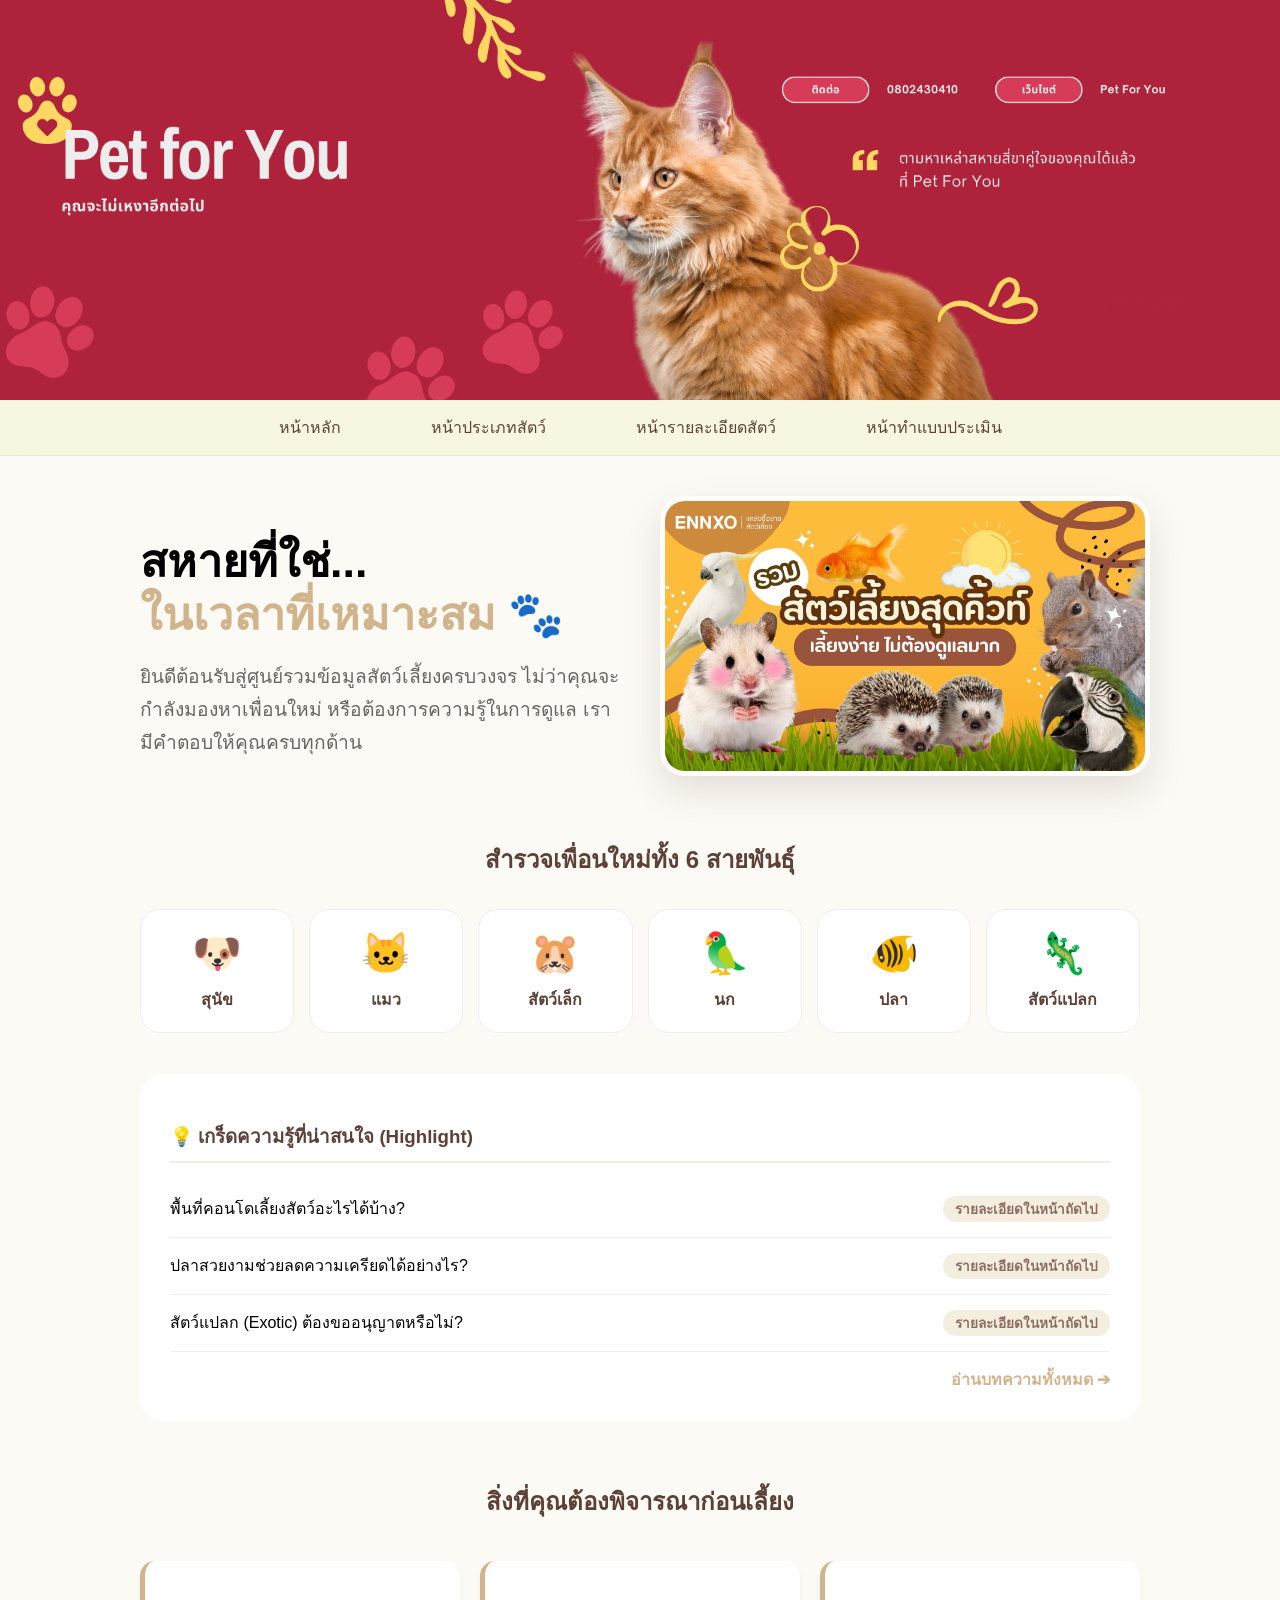
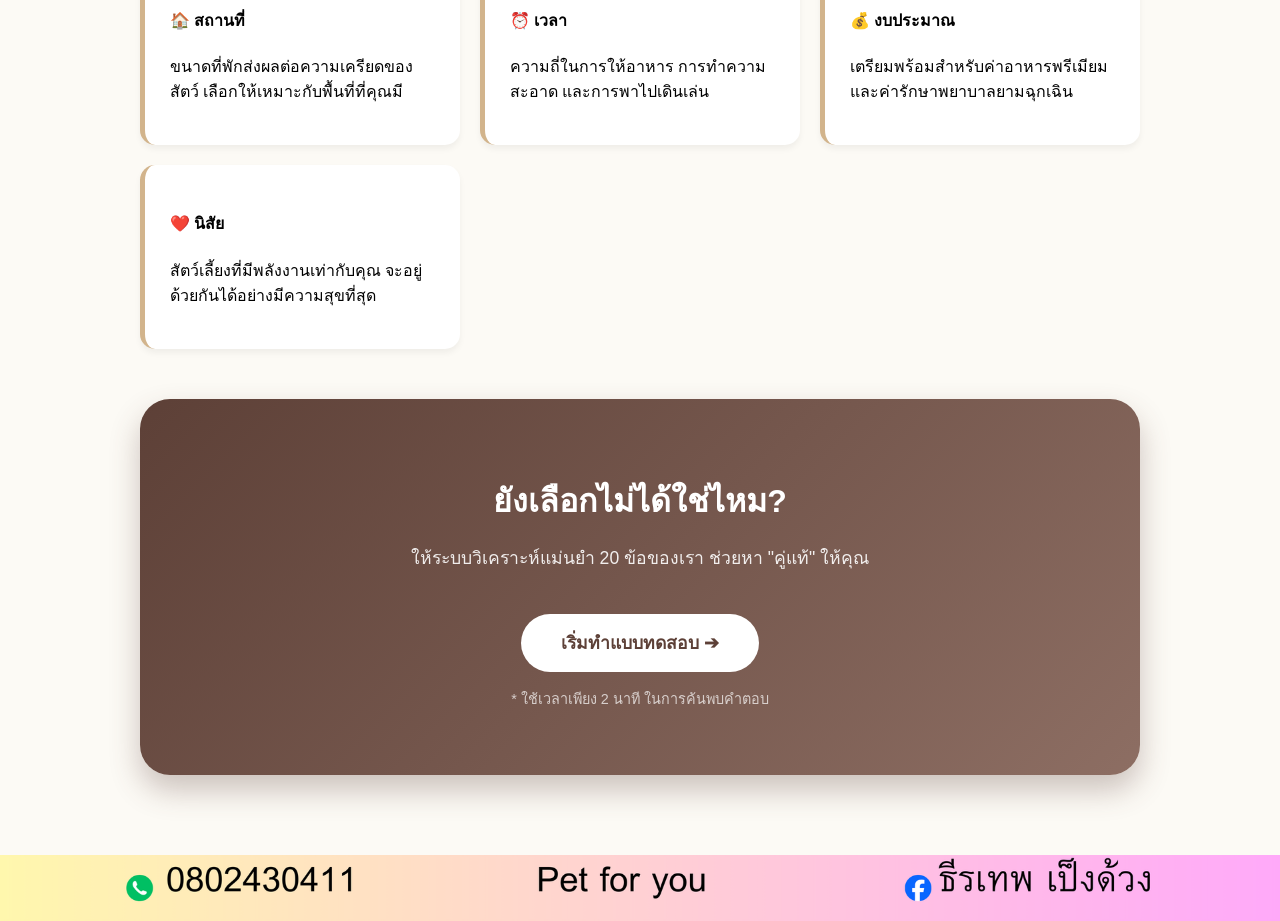
<file: index.html>
<!DOCTYPE html>
<html lang="en">
<head>
    <meta charset="UTF-8">
    <meta name="viewport" content="width=device-width, initial-scale=1.0">
    <title>Pet For You - หน้าหลัก & ศูนย์รวมข้อมูล</title>
    <link rel="stylesheet" type="text/css" href="styles.css">
    <style>
        /* สไตล์เพิ่มเติมเพื่อให้หน้าหลักดูพรีเมียมขึ้น */
        body { background-color: #fcfaf5; }

        .hero-section {
            display: flex;
            align-items: center;
            gap: 40px;
            margin: 40px 0;
            flex-wrap: wrap;
        }

        .hero-text { flex: 1; min-width: 300px; }

        .hero-image { flex: 1; min-width: 300px; }

        .hero-image img {
            width: 100%;
            border-radius: 25px;
            box-shadow: 0 15px 35px rgba(93, 64, 55, 0.15);
            transition: 0.3s;
            border: 5px solid white;
        }

        /* Section สรุปประเภทสัตว์ (Summary p1) */
        .pet-summary-grid {
            display: grid;
            grid-template-columns: repeat(auto-fit, minmax(150px, 1fr));
            gap: 15px;
            margin: 30px 0;
        }

        .pet-type-item {
            background: white;
            padding: 20px;
            border-radius: 20px;
            text-align: center;
            text-decoration: none;
            color: #5D4037;
            border: 1px solid #eee;
            transition: 0.3s;
        }

        .pet-type-item:hover {
            background: #D2B48C;
            color: white;
            transform: translateY(-5px);
        }

        .pet-type-item span { font-size: 2.5em; display: block; margin-bottom: 10px; }

        /* Section เกร็ดความรู้ (Summary p2) */
        .info-preview {
            background: white;
            padding: 30px;
            border-radius: 25px;
            margin: 40px 0;
        }

        .info-row {
            display: flex;
            justify-content: space-between;
            border-bottom: 1px solid #f0f0f0;
            padding: 15px 0;
        }

        .info-row:last-child { border: none; }

        .info-tag {
            background: #f4eee1;
            padding: 2px 12px;
            border-radius: 20px;
            font-size: 0.85em;
            color: #8d6e63;
            font-weight: bold;
        }

        /* Feature Card (คงเดิม) */
        .feature-grid {
            display: grid;
            grid-template-columns: repeat(auto-fit, minmax(240px, 1fr));
            gap: 20px;
            margin: 40px 0;
        }

        .feature-card {
            background: white;
            padding: 25px;
            border-radius: 15px;
            border-left: 5px solid #D2B48C;
            box-shadow: 0 4px 6px rgba(0,0,0,0.05);
            transition: 0.3s;
        }

        .feature-card:hover {
            transform: translateY(-5px);
            background: #fdfaf5;
        }

        .cta-box {
            background: linear-gradient(135deg, #5D4037, #8D6E63);
            color: white;
            padding: 50px 40px;
            border-radius: 30px;
            text-align: center;
            margin-top: 50px;
            box-shadow: 0 15px 30px rgba(93, 64, 55, 0.3);
        }

        .cta-button {
            display: inline-block;
            background: white;
            color: #5D4037;
            padding: 15px 40px;
            border-radius: 50px;
            text-decoration: none;
            font-weight: bold;
            margin-top: 25px;
            transition: 0.3s;
            font-size: 1.1em;
        }

        .cta-button:hover {
            background: #F5F5DC;
            transform: scale(1.05);
        }
    </style>
</head>
<body>
    <div class="banner">
        <img src="banner1.png" alt="Header Banner" width="100%">
    </div>

    <div class="menu">
        <ul>
            <li><a href="index.html">หน้าหลัก</a></li>
            <li><a href="p1.html">หน้าประเภทสัตว์</a></li> 
            <li><a href="p2.html">หน้ารายละเอียดสัตว์</a></li>
            <li><a href="p3.html">หน้าทำแบบประเมิน</a></li>
        </ul>
    </div>

    <div class="quiz-container" style="max-width: 1000px; margin: 0 auto; padding: 0 20px;">
        
        <section class="hero-section">
            <div class="hero-text">
                <h1 style="font-size: 2.8em; margin-bottom: 15px; line-height: 1.2;">สหายที่ใช่... <br><span style="color: #D2B48C;">ในเวลาที่เหมาะสม 🐾</span></h1>
                <p style="font-size: 1.2em; color: #666; line-height: 1.7;">
                    ยินดีต้อนรับสู่ศูนย์รวมข้อมูลสัตว์เลี้ยงครบวงจร ไม่ว่าคุณจะกำลังมองหาเพื่อนใหม่ หรือต้องการความรู้ในการดูแล เรามีคำตอบให้คุณครบทุกด้าน
                </p>
            </div>
            <div class="hero-image">
                <img src="home_hero.jpg" alt="Pets Home" onerror="this.src='https://via.placeholder.com/500x350?text=Pet+Family'">
            </div>
        </section>

        <div style="margin-top: 60px;">
            <h2 style="color: #5D4037; text-align: center;">สำรวจเพื่อนใหม่ทั้ง 6 สายพันธุ์</h2>
            <div class="pet-summary-grid">
                <a href="p1.html" class="pet-type-item"><span>🐶</span><b>สุนัข</b></a>
                <a href="p1.html" class="pet-type-item"><span>🐱</span><b>แมว</b></a>
                <a href="p1.html" class="pet-type-item"><span>🐹</span><b>สัตว์เล็ก</b></a>
                <a href="p1.html" class="pet-type-item"><span>🦜</span><b>นก</b></a>
                <a href="p1.html" class="pet-type-item"><span>🐠</span><b>ปลา</b></a>
                <a href="p1.html" class="pet-type-item"><span>🦎</span><b>สัตว์แปลก</b></a>
            </div>
        </div>

        <div class="info-preview">
            <h3 style="color: #5D4037; border-bottom: 2px solid #f4eee1; padding-bottom: 10px;">💡 เกร็ดความรู้ที่น่าสนใจ (Highlight)</h3>
            
            <div class="info-row">
                <span>พื้นที่คอนโดเลี้ยงสัตว์อะไรได้บ้าง?</span>
                <span class="info-tag">รายละเอียดในหน้าถัดไป</span>
            </div>
            <div class="info-row">
                <span>ปลาสวยงามช่วยลดความเครียดได้อย่างไร?</span>
                <span class="info-tag">รายละเอียดในหน้าถัดไป</span>
            </div>
            <div class="info-row">
                <span>สัตว์แปลก (Exotic) ต้องขออนุญาตหรือไม่?</span>
                <span class="info-tag">รายละเอียดในหน้าถัดไป</span>
            </div>
            <div style="text-align: right; margin-top: 15px;">
                <a href="p2.html" style="color: #D2B48C; text-decoration: none; font-weight: bold;">อ่านบทความทั้งหมด ➔</a>
            </div>
        </div>

        <div style="text-align: center; margin: 60px 0 20px 0;">
            <h2 style="color: #5D4037;">สิ่งที่คุณต้องพิจารณาก่อนเลี้ยง</h2>
        </div>

        <div class="feature-grid">
            <div class="feature-card">
                <h4>🏠 สถานที่</h4>
                <p>ขนาดที่พักส่งผลต่อความเครียดของสัตว์ เลือกให้เหมาะกับพื้นที่ที่คุณมี</p>
            </div>
            <div class="feature-card">
                <h4>⏰ เวลา</h4>
                <p>ความถี่ในการให้อาหาร การทำความสะอาด และการพาไปเดินเล่น</p>
            </div>
            <div class="feature-card">
                <h4>💰 งบประมาณ</h4>
                <p>เตรียมพร้อมสำหรับค่าอาหารพรีเมียม และค่ารักษาพยาบาลยามฉุกเฉิน</p>
            </div>
            <div class="feature-card">
                <h4>❤️ นิสัย</h4>
                <p>สัตว์เลี้ยงที่มีพลังงานเท่ากับคุณ จะอยู่ด้วยกันได้อย่างมีความสุขที่สุด</p>
            </div>
        </div>

        <div class="cta-box">
            <h2 style="font-size: 2em; margin-bottom: 10px;">ยังเลือกไม่ได้ใช่ไหม?</h2>
            <p style="font-size: 1.1em; opacity: 0.9;">ให้ระบบวิเคราะห์แม่นยำ 20 ข้อของเรา ช่วยหา "คู่แท้" ให้คุณ</p>
            <a href="p3.html" class="cta-button">เริ่มทำแบบทดสอบ ➔</a>
            <p style="margin-top: 15px; font-size: 0.9em; opacity: 0.7;">* ใช้เวลาเพียง 2 นาที ในการค้นพบคำตอบ</p>
        </div>

    </div> 

    <div class="footer" style="margin-top: 80px;">
        <img src="banner2.png" alt="Footer Banner" width="100%">
    </div>
</body>
</html>
</file>
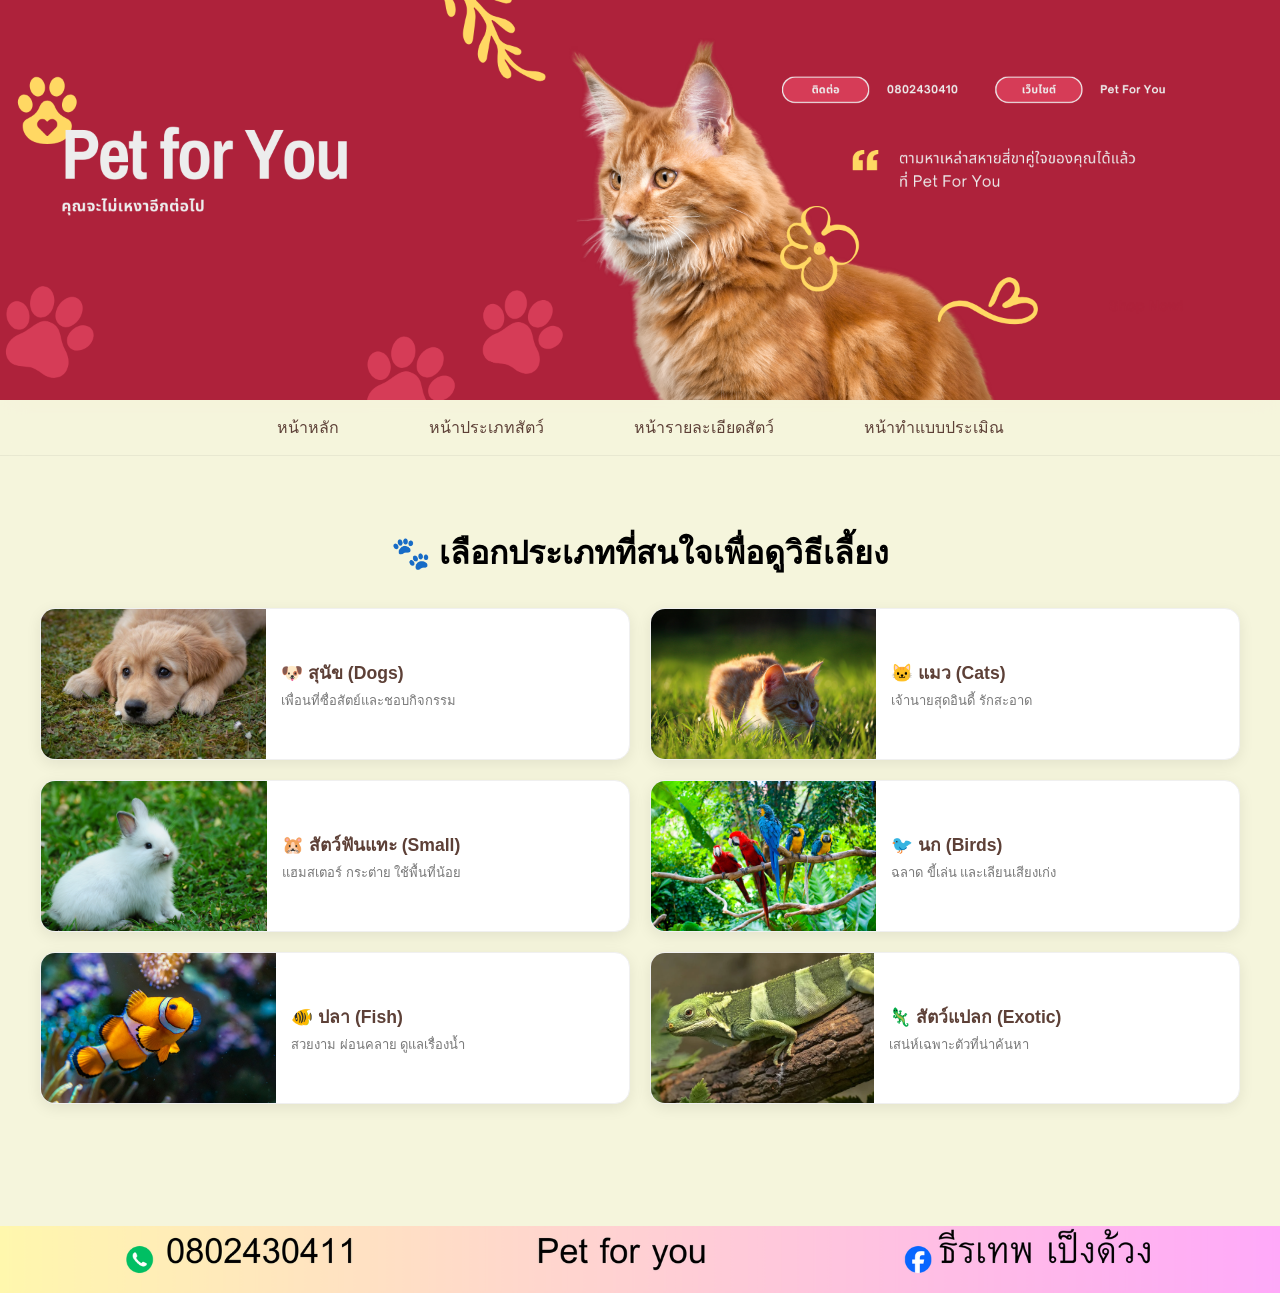
<file: p1.html>
<!DOCTYPE html>
<html lang="en">
<head>
    <meta charset="UTF-8">
    <meta name="viewport" content="width=device-width, initial-scale=1.0">
    <title>ประเภทสัตว์เลี้ยง - Pet For You</title>
    <link rel="stylesheet" type="text/css" href="styles.css">
    <style>
        /* จัด Layout ให้เต็มและ Balance */
        .pet-grid-container {
            display: grid;
            grid-template-columns: 1fr 1fr; /* แบ่ง 2 ฝั่งซ้ายขวาให้เต็มหน้า */
            gap: 20px;
            margin-top: 30px;
        }

        /* การ์ดแบบแนวนอน (Horizontal Card) */
        .pet-card {
            display: flex; /* ทำให้รูปกับข้อความอยู่ข้างกัน */
            background: #fff;
            border-radius: 15px;
            overflow: hidden;
            box-shadow: 0 4px 15px rgba(0,0,0,0.08);
            text-decoration: none;
            color: inherit;
            transition: 0.3s;
            border: 1px solid #f0f0f0;
            height: 150px; /* คุมความสูงให้เท่ากันทุกใบ */
        }

        .pet-card:hover {
            transform: scale(1.03);
            box-shadow: 0 8px 25px rgba(0,0,0,0.15);
            border-color: #D2B48C;
        }

        .pet-card img {
            width: 40%; /* รูปกินพื้นที่ 40% */
            height: 100%;
            object-fit: cover;
        }

        .pet-info {
            width: 60%; /* ข้อความกินพื้นที่ 60% */
            padding: 15px;
            display: flex;
            flex-direction: column;
            justify-content: center;
        }

        .pet-info h3 {
            margin: 0 0 5px 0;
            font-size: 1.1em;
            color: #5D4037;
        }

        .pet-info p {
            font-size: 13px;
            color: #777;
            margin: 0;
            line-height: 1.4;
        }

        /* สำหรับมือถือ ให้กลับมาเป็นแถวเดี่ยว */
        @media (max-width: 768px) {
            .pet-grid-container { grid-template-columns: 1fr; }
            .pet-card { height: 120px; }
        }
    </style>
</head>
<body>
    <div class="banner">
        <img src="banner1.png" alt="Header Banner" width="100%">
    </div>

    <div class="menu">
        <ul>
            <li><a href="index.html">หน้าหลัก</a></li>
            <li><a href="p1.html">หน้าประเภทสัตว์</a></li> 
            <li><a href="p2.html">หน้ารายละเอียดสัตว์</a></li>
            <li><a href="p3.html">หน้าทำแบบประเมิณ</a></li>
        </ul>
    </div>

    <div class="content">
        <div class="main-text">
            <h1 style="text-align: center;">🐾 เลือกประเภทที่สนใจเพื่อดูวิธีเลี้ยง</h1>
            
            <div class="pet-grid-container">
                
                <a href="p2.html#dog" class="pet-card">
                    <img src="dog_thumb.jpg" alt="Dogs">
                    <div class="pet-info">
                        <h3>🐶 สุนัข (Dogs)</h3>
                        <p>เพื่อนที่ซื่อสัตย์และชอบกิจกรรม</p>
                    </div>
                </a>

                <a href="p2.html#cat" class="pet-card">
                    <img src="cat_thumb.jpg" alt="Cats">
                    <div class="pet-info">
                        <h3>🐱 แมว (Cats)</h3>
                        <p>เจ้านายสุดอินดี้ รักสะอาด</p>
                    </div>
                </a>

                <a href="p2.html#small" class="pet-card">
                    <img src="rodent_thumb.jpg" alt="Small Animals">
                    <div class="pet-info">
                        <h3>🐹 สัตว์ฟันแทะ (Small)</h3>
                        <p>แฮมสเตอร์ กระต่าย ใช้พื้นที่น้อย</p>
                    </div>
                </a>

                <a href="p2.html#bird" class="pet-card">
                    <img src="bird_thumb.jpg" alt="Birds">
                    <div class="pet-info">
                        <h3>🐦 นก (Birds)</h3>
                        <p>ฉลาด ขี้เล่น และเลียนเสียงเก่ง</p>
                    </div>
                </a>

                <a href="p2.html#fish" class="pet-card">
                    <img src="fish_thumb.jpg" alt="Fish">
                    <div class="pet-info">
                        <h3>🐠 ปลา (Fish)</h3>
                        <p>สวยงาม ผ่อนคลาย ดูแลเรื่องน้ำ</p>
                    </div>
                </a>

                <a href="p2.html#exotic" class="pet-card">
                    <img src="exotic_thumb.jpg" alt="Exotic">
                    <div class="pet-info">
                        <h3>🦎 สัตว์แปลก (Exotic)</h3>
                        <p>เสน่ห์เฉพาะตัวที่น่าค้นหา</p>
                    </div>
                </a>

            </div>
        </div> 
    </div>

    <div class="footer">
        <img src="banner2.png" alt="Footer Banner" width="100%">
    </div>
</body>
</html>
</file>
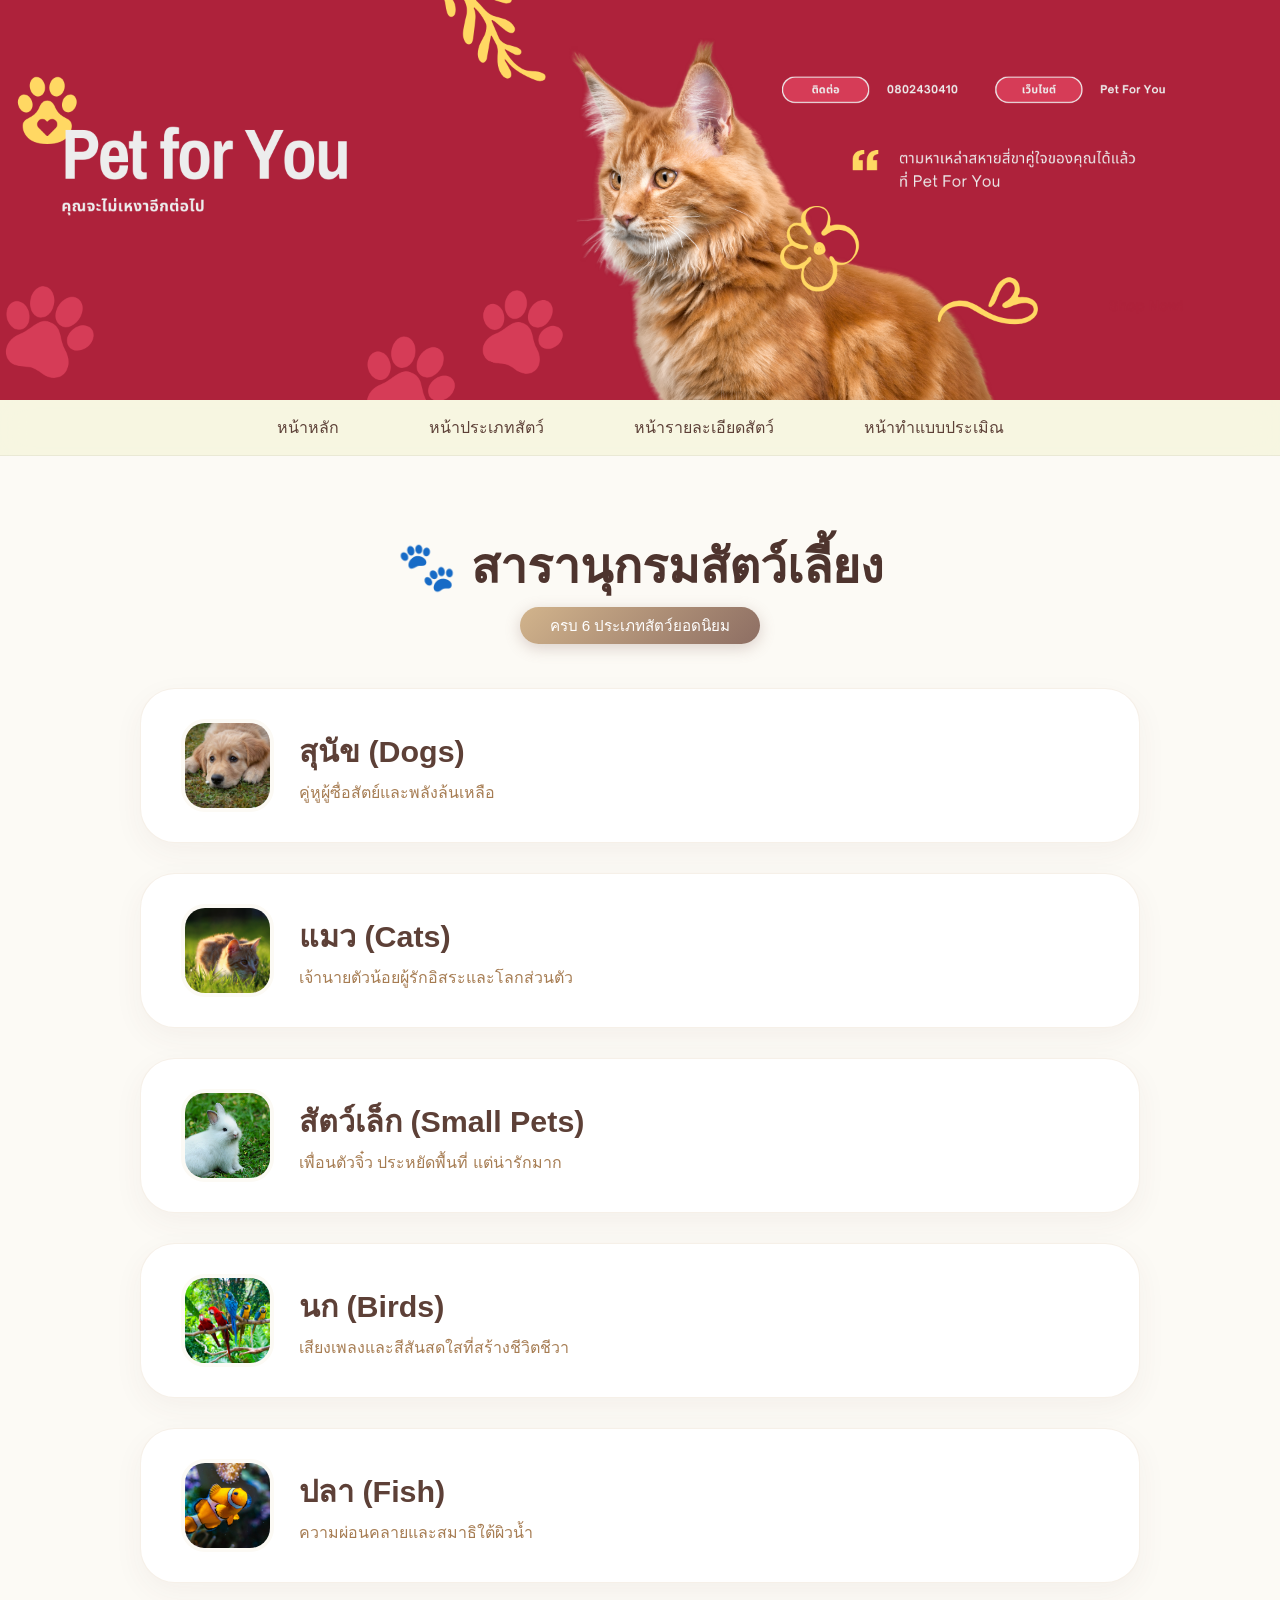
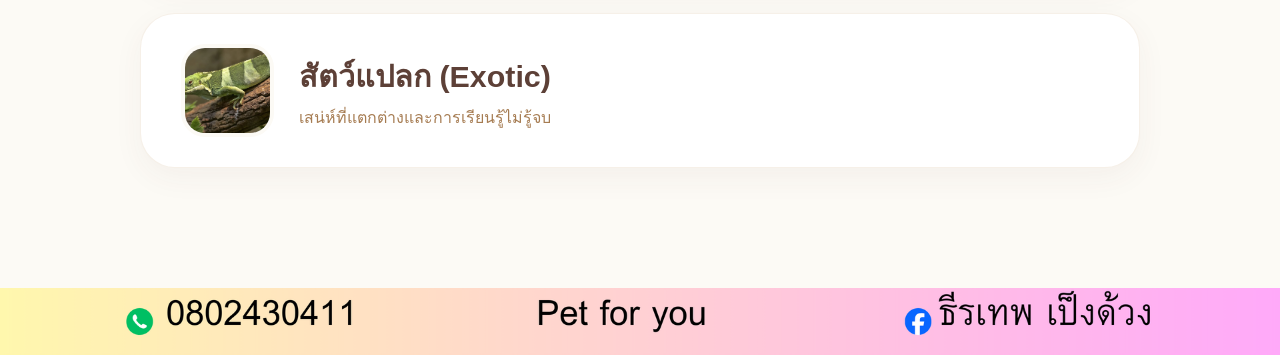
<file: p2.html>
<!DOCTYPE html>
<html lang="en">
<head>
    <meta charset="UTF-8">
    <meta name="viewport" content="width=device-width, initial-scale=1.0">
    <title>รายละเอียดสัตว์เลี้ยง - Pet For You</title>
    <link rel="stylesheet" type="text/css" href="styles.css">
    <style>
        html { scroll-behavior: smooth; }
        body { 
            background-color: #fcfaf5; 
            background-image: radial-gradient(#d2b48c 0.4px, transparent 0.4px);
            background-size: 20px 20px;
            font-family: 'Kanit', sans-serif; 
            color: #5d4037; 
            margin: 0;
        }

        .content-container { max-width: 1000px; margin: 0 auto; padding: 40px 20px; }

        .header-section { text-align: center; margin-bottom: 50px; }
        .header-section h1 { font-size: 3em; color: #4e342e; margin-bottom: 10px; }
        .hint-badge { 
            background: linear-gradient(135deg, #d2b48c, #8d6e63); 
            color: white; padding: 10px 30px; 
            border-radius: 50px; font-size: 0.95em; 
            box-shadow: 0 4px 15px rgba(141, 110, 99, 0.3);
        }

        /* การ์ดแต่ละใบ */
        .animal-card {
            background: white;
            border-radius: 35px;
            margin-bottom: 30px;
            overflow: hidden;
            box-shadow: 0 10px 30px rgba(93, 64, 55, 0.05);
            transition: 0.4s cubic-bezier(0.4, 0, 0.2, 1);
            cursor: pointer;
            border: 1px solid rgba(210, 180, 140, 0.2);
            display: block; /* มั่นใจว่าเป็น Block แยกกัน */
            clear: both;
        }

        .animal-card:hover { transform: translateY(-5px); border-color: #d2b48c; }

        .card-header {
            display: flex;
            align-items: center;
            padding: 30px 40px;
            gap: 25px;
        }

        .img-container {
            width: 85px; height: 85px;
            border-radius: 24px;
            overflow: hidden;
            border: 4px solid #fcfaf5;
            flex-shrink: 0;
        }
        .img-container img { width: 100%; height: 100%; object-fit: cover; }

        .header-text h2 { margin: 0; font-size: 1.9em; color: #5d4037; }
        .header-text p { margin: 5px 0 0; color: #a67c52; font-weight: 500; }

        /* ส่วนเนื้อหา */
        .card-body {
            display: none;
            padding: 0 40px 45px 40px;
            border-top: 1px dashed #e0d5c1;
            overflow: hidden; /* ป้องกันข้อมูลไหลออก */
        }

        .animal-card.active .card-body { display: block; animation: slideIn 0.5s ease; }

        @keyframes slideIn { from { opacity: 0; transform: translateY(15px); } to { opacity: 1; transform: translateY(0); } }
        
        .full-img {
            width: 100%; height: 420px;
            object-fit: cover;
            border-radius: 30px;
            margin: 35px 0;
            box-shadow: 0 15px 35px rgba(0,0,0,0.08);
        }

        /* ตารางข้อมูล 6 หัวข้อ */
        .info-grid {
            display: grid;
            grid-template-columns: repeat(3, 1fr);
            gap: 20px;
            margin-top: 30px;
        }

        .info-item {
            background: #fffcf7;
            padding: 22px;
            border-radius: 25px;
            border: 1px solid #f4eee1;
            height: auto; /* ให้ยืดตามเนื้อหา */
        }

        .info-item b { display: flex; align-items: center; gap: 8px; color: #8d6e63; margin-bottom: 12px; font-size: 1.15em; }
        .info-item span { color: #6d5d54; font-size: 0.95em; line-height: 1.7; display: block; }

        .cta-btn {
            display: block; width: fit-content; margin: 45px auto 0;
            padding: 18px 60px; background: #5d4037; color: white;
            text-decoration: none; border-radius: 50px; font-weight: bold;
            transition: 0.3s;
        }
        .cta-btn:hover { background: #d2b48c; transform: scale(1.05); }

        @media (max-width: 900px) { .info-grid { grid-template-columns: 1fr 1fr; } }
        @media (max-width: 600px) { .info-grid { grid-template-columns: 1fr; } }
    </style>
</head>
<body>
    <div class="banner"><img src="banner1.png" width="100%"></div>

    <div class="menu">
        <ul>
            <li><a href="index.html">หน้าหลัก</a></li>
            <li><a href="p1.html">หน้าประเภทสัตว์</a></li> 
            <li><a href="p2.html">หน้ารายละเอียดสัตว์</a></li>
            <li><a href="p3.html">หน้าทำแบบประเมิณ</a></li>
        </ul>
    </div>

    <div class="content-container">
        <div class="header-section">
            <h1>🐾 สารานุกรมสัตว์เลี้ยง</h1>
            <span class="hint-badge">ครบ 6 ประเภทสัตว์ยอดนิยม</span>
        </div>

        <div class="animal-card" onclick="toggleCard(this)">
            <div class="card-header">
                <div class="img-container"><img src="dog_thumb.jpg"></div>
                <div class="header-text"><h2>สุนัข (Dogs)</h2><p>คู่หูผู้ซื่อสัตย์และพลังล้นเหลือ</p></div>
            </div>
            <div class="card-body">
                <img src="dog_thumb.jpg" class="full-img">
                <div class="info-grid">
                    <div class="info-item"><b>🥩 อาหาร</b><span>โปรตีนหลักจากเนื้อสัตว์ เลี่ยงอาหารคนที่มีโซเดียมสูงและสารปรุงแต่ง</span></div>
                    <div class="info-item"><b>🏃 กิจกรรม</b><span>ต้องการการออกกำลังกายสม่ำเสมอ เพื่อลดความเครียดและโรคอ้วน</span></div>
                    <div class="info-item"><b>🩺 สุขภาพ</b><span>วัคซีนรวมประจำปี ป้องกันเห็บหมัดและพยาธิหนอนหัวใจทุกเดือน</span></div>
                    <div class="info-item"><b>🏠 พื้นที่</b><span>ต้องการบริเวณบ้านหรือการพาเดินเล่น ไม่ควรขังในที่แคบตลอดเวลา</span></div>
                    <div class="info-item"><b>🎾 ของเล่น</b><span>เน้นอุปกรณ์ที่ฝึกทักษะและของเล่นขัดฟันเพื่อสุขภาพช่องปาก</span></div>
                    <div class="info-item"><b>⚠️ ระวัง</b><span>ความร้อนสะสม (Heatstroke) และอาหารต้องห้าม เช่น ช็อกโกแลต องุ่น</span></div>
                </div>
                <a href="p3.html" class="cta-btn">วิเคราะห์ความพร้อมเลี้ยงสุนัข</a>
            </div>
        </div>

        <div class="animal-card" onclick="toggleCard(this)">
            <div class="card-header">
                <div class="img-container"><img src="cat_thumb.jpg"></div>
                <div class="header-text"><h2>แมว (Cats)</h2><p>เจ้านายตัวน้อยผู้รักอิสระและโลกส่วนตัว</p></div>
            </div>
            <div class="card-body">
                <img src="cat_thumb.jpg" class="full-img">
                <div class="info-grid">
                    <div class="info-item"><b>🐟 อาหาร</b><span>เน้นสารอาหารทอรีน ต้องมีน้ำสะอาดวางแยกหลายจุดเพื่อกระตุ้นการดื่ม</span></div>
                    <div class="info-item"><b>🚽 สุขอนามัย</b><span>กระบะทรายต้องสะอาดเสมอ แนะนำสูตร แมว+1 (มีกระบะมากกว่าจำนวนแมว)</span></div>
                    <div class="info-item"><b>🏢 พื้นที่</b><span>ชอบเล่นแนวตั้ง ควรมีคอนโดแมวหรือชั้นลอยให้ปีนป่ายสำรวจบ้าน</span></div>
                    <div class="info-item"><b>🧶 พฤติกรรม</b><span>เป็นสัตว์ที่ซ่อนความเจ็บป่วยเก่ง เจ้าของต้องสังเกตพฤติกรรมการกินและขับถ่าย</span></div>
                    <div class="info-item"><b>✂️ อุปกรณ์</b><span>ที่ฝนเล็บเป็นสิ่งจำเป็น เพื่อป้องกันเฟอร์นิเจอร์และลดความเครียด</span></div>
                    <div class="info-item"><b>⚠️ ระวัง</b><span>การปล่อยเดินอิสระนอกบ้าน เสี่ยงต่ออุบัติเหตุและโรคติดต่อจากแมวจร</span></div>
                </div>
                <a href="p3.html" class="cta-btn">วิเคราะห์ความพร้อมเลี้ยงแมว</a>
            </div>
        </div>

        <div class="animal-card" onclick="toggleCard(this)">
            <div class="card-header">
                <div class="img-container"><img src="rodent_thumb.jpg"></div>
                <div class="header-text"><h2>สัตว์เล็ก (Small Pets)</h2><p>เพื่อนตัวจิ๋ว ประหยัดพื้นที่ แต่น่ารักมาก</p></div>
            </div>
            <div class="card-body">
                <img src="rodent_thumb.jpg" class="full-img">
                <div class="info-grid">
                    <div class="info-item"><b>🌿 อาหาร</b><span>หญ้าแห้งคือหัวใจหลัก (80%) สำหรับกระต่ายและแกสบี้ เพื่อระบบย่อย</span></div>
                    <div class="info-item"><b>❄️ อุณหภูมิ</b><span>ไวต่อความร้อนมาก ควรอยู่ในห้องที่อากาศถ่ายเท หรืออุณหภูมิไม่เกิน 27°C</span></div>
                    <div class="info-item"><b>🤫 นิสัย</b><span>เป็นสัตว์ที่ขี้ตกใจง่าย ต้องการที่ซ่อนมิดชิดในกรงเพื่อให้รู้สึกปลอดภัย</span></div>
                    <div class="info-item"><b>🦷 การลับฟัน</b><span>ฟันยาวตลอดชีวิต ต้องมีวัสดุธรรมชาติให้แทะเพื่อไม่ให้ฟันยาวจนกินอาหารไม่ได้</span></div>
                    <div class="info-item"><b>🧼 ความสะอาด</b><span>เปลี่ยนวัสดุรองกรงบ่อยๆ เพื่อป้องกันแอมโมเนียจากปัสสาวะกัดเท้า</span></div>
                    <div class="info-item"><b>⚠️ ระวัง</b><span>ห้ามอาบน้ำด้วยวิธีจุ่มลงน้ำแรงๆ เพราะอาจช็อกตายได้ง่าย</span></div>
                </div>
                <a href="p3.html" class="cta-btn">วิเคราะห์ความพร้อมเลี้ยงสัตว์เล็ก</a>
            </div>
        </div>

        <div class="animal-card" onclick="toggleCard(this)">
            <div class="card-header">
                <div class="img-container"><img src="bird_thumb.jpg"></div>
                <div class="header-text"><h2>นก (Birds)</h2><p>เสียงเพลงและสีสันสดใสที่สร้างชีวิตชีวา</p></div>
            </div>
            <div class="card-body">
                <img src="bird_thumb.jpg" class="full-img">
                <div class="info-grid">
                    <div class="info-item"><b>🦜 อาหาร</b><span>ธัญพืชหลากหลายและผลไม้สด เลี่ยงอาหารเม็ดที่มีสีผสมอาหารเข้มข้น</span></div>
                    <div class="info-item"><b>🌤️ แสงแดด</b><span>ต้องการวิตามินจากแดดยามเช้าเพื่อช่วยในการดูดซึมแคลเซียม</span></div>
                    <div class="info-item"><b>🧠 ฝึกฝน</b><span>นกเป็นสัตว์ฉลาด สามารถสอนทริคพื้นฐานและฝึกเรียกให้บินกลับมาหาได้</span></div>
                    <div class="info-item"><b>🌬️ ระบบหายใจ</b><span>ปอดละเอียดอ่อนมาก ห้ามใช้สเปรย์น้ำหอมหรือยากันยุงในบริเวณที่เลี้ยง</span></div>
                    <div class="info-item"><b>🛁 การทำความสะอาด</b><span>ชอบเล่นน้ำ ควรมีอ่างน้ำเล็กๆ หรือฟ็อกกี้ฉีดพ่นละอองน้ำเบาๆ</span></div>
                    <div class="info-item"><b>⚠️ ระวัง</b><span>สารเทฟลอนจากกระทะร้อนจัด เพราะควันพิษสามารถฆ่านกได้ทันที</span></div>
                </div>
                <a href="p3.html" class="cta-btn">วิเคราะห์ความพร้อมเลี้ยงนก</a>
            </div>
        </div>

        <div class="animal-card" onclick="toggleCard(this)">
            <div class="card-header">
                <div class="img-container"><img src="fish_thumb.jpg"></div>
                <div class="header-text"><h2>ปลา (Fish)</h2><p>ความผ่อนคลายและสมาธิใต้ผิวน้ำ</p></div>
            </div>
            <div class="card-body">
                <img src="fish_thumb.jpg" class="full-img">
                <div class="info-grid">
                    <div class="info-item"><b>💧 ระบบน้ำ</b><span>ต้องมีระบบกรองที่เหมาะสมและควรรักษารอบการเปลี่ยนน้ำที่คงที่</span></div>
                    <div class="info-item"><b>🌊 ออกซิเจน</b><span>หัวใจสำคัญคือความสะอาดและปริมาณออกซิเจนที่เพียงพอกับจำนวนปลา</span></div>
                    <div class="info-item"><b>🍱 อาหาร</b><span>ให้แต่พอดี กินหมดใน 2-3 นาที เพื่อไม่ให้เศษอาหารตกค้างทำน้ำเสีย</span></div>
                    <div class="info-item"><b>🌿 สภาพแวดล้อม</b><span>การมีไม้น้ำจริงช่วยดูดซับของเสียและสร้างระบบนิเวศจำลองที่สมบูรณ์</span></div>
                    <div class="info-item"><b>🩺 การป้องกัน</b><span>กักโรคปลาใหม่ 7-14 วัน ก่อนลงตู้รวมเพื่อป้องกันการระบาดของโรค</span></div>
                    <div class="info-item"><b>⚠️ ระวัง</b><span>สารคลอรีนในน้ำประปา ควรพักน้ำทิ้งไว้หรือใช้ตัวกำจัดคลอรีนเสมอ</span></div>
                </div>
                <a href="p3.html" class="cta-btn">วิเคราะห์ความพร้อมเลี้ยงปลา</a>
            </div>
        </div>

        <div class="animal-card" onclick="toggleCard(this)">
            <div class="card-header">
                <div class="img-container"><img src="exotic_thumb.jpg"></div>
                <div class="header-text"><h2>สัตว์แปลก (Exotic)</h2><p>เสน่ห์ที่แตกต่างและการเรียนรู้ไม่รู้จบ</p></div>
            </div>
            <div class="card-body">
                <img src="exotic_thumb.jpg" class="full-img">
                <div class="info-grid">
                    <div class="info-item"><b>🦗 อาหาร</b><span>เน้นอาหารเฉพาะทางตามสายพันธุ์ เช่น แมลงสด หรือพืชเฉพาะถิ่น</span></div>
                    <div class="info-item"><b>💡 แสงและไฟ</b><span>จำเป็นต้องมีหลอด UVA/UVB เพื่อช่วยในการย่อยอาหารและกระดูก</span></div>
                    <div class="info-item"><b>🌡️ ควบคุม</b><span>ต้องมีเครื่องวัดอุณหภูมิและความชื้นที่แม่นยำ เพราะสัตว์กลุ่มนี้ปรับตัวช้า</span></div>
                    <div class="info-item"><b>🩺 โรงพยาบาล</b><span>ต้องเช็คโรงพยาบาลสัตว์พิเศษ (Exotic Clinic) ใกล้บ้านไว้เสมอ</span></div>
                    <div class="info-item"><b>📦 พื้นที่เลี้ยง</b><span>ตู้ต้องมิดชิดและมีการระบายอากาศที่ดี เพื่อป้องกันสัตว์หลุดและเชื้อรา</span></div>
                    <div class="info-item"><b>⚠️ ระวัง</b><span>พฤติกรรมตามสัญชาตญาณ เช่น การฉีดฟีโรโมนหรือการป้องกันตัวที่รุนแรง</span></div>
                </div>
                <a href="p3.html" class="cta-btn">วิเคราะห์ความพร้อมเลี้ยงสัตว์แปลก</a>
            </div>
        </div>

    </div>

    <div class="footer"><img src="banner2.png" width="100%"></div>

    <script>
        function toggleCard(card) {
            const isActive = card.classList.contains('active');
            
            document.querySelectorAll('.animal-card').forEach(c => {
                c.classList.remove('active');
            });

            if (!isActive) {
                card.classList.add('active');
                
                // ใช้การคำนวณตำแหน่งที่แม่นยำขึ้นเพื่อเลื่อนหน้าจอ
                setTimeout(() => {
                    const yOffset = -20; 
                    const elementRect = card.getBoundingClientRect().top + window.pageYOffset;
                    window.scrollTo({ top: elementRect + yOffset, behavior: 'smooth' });
                }, 300);
            }
        }
    </script>
</body>
</html>
</file>
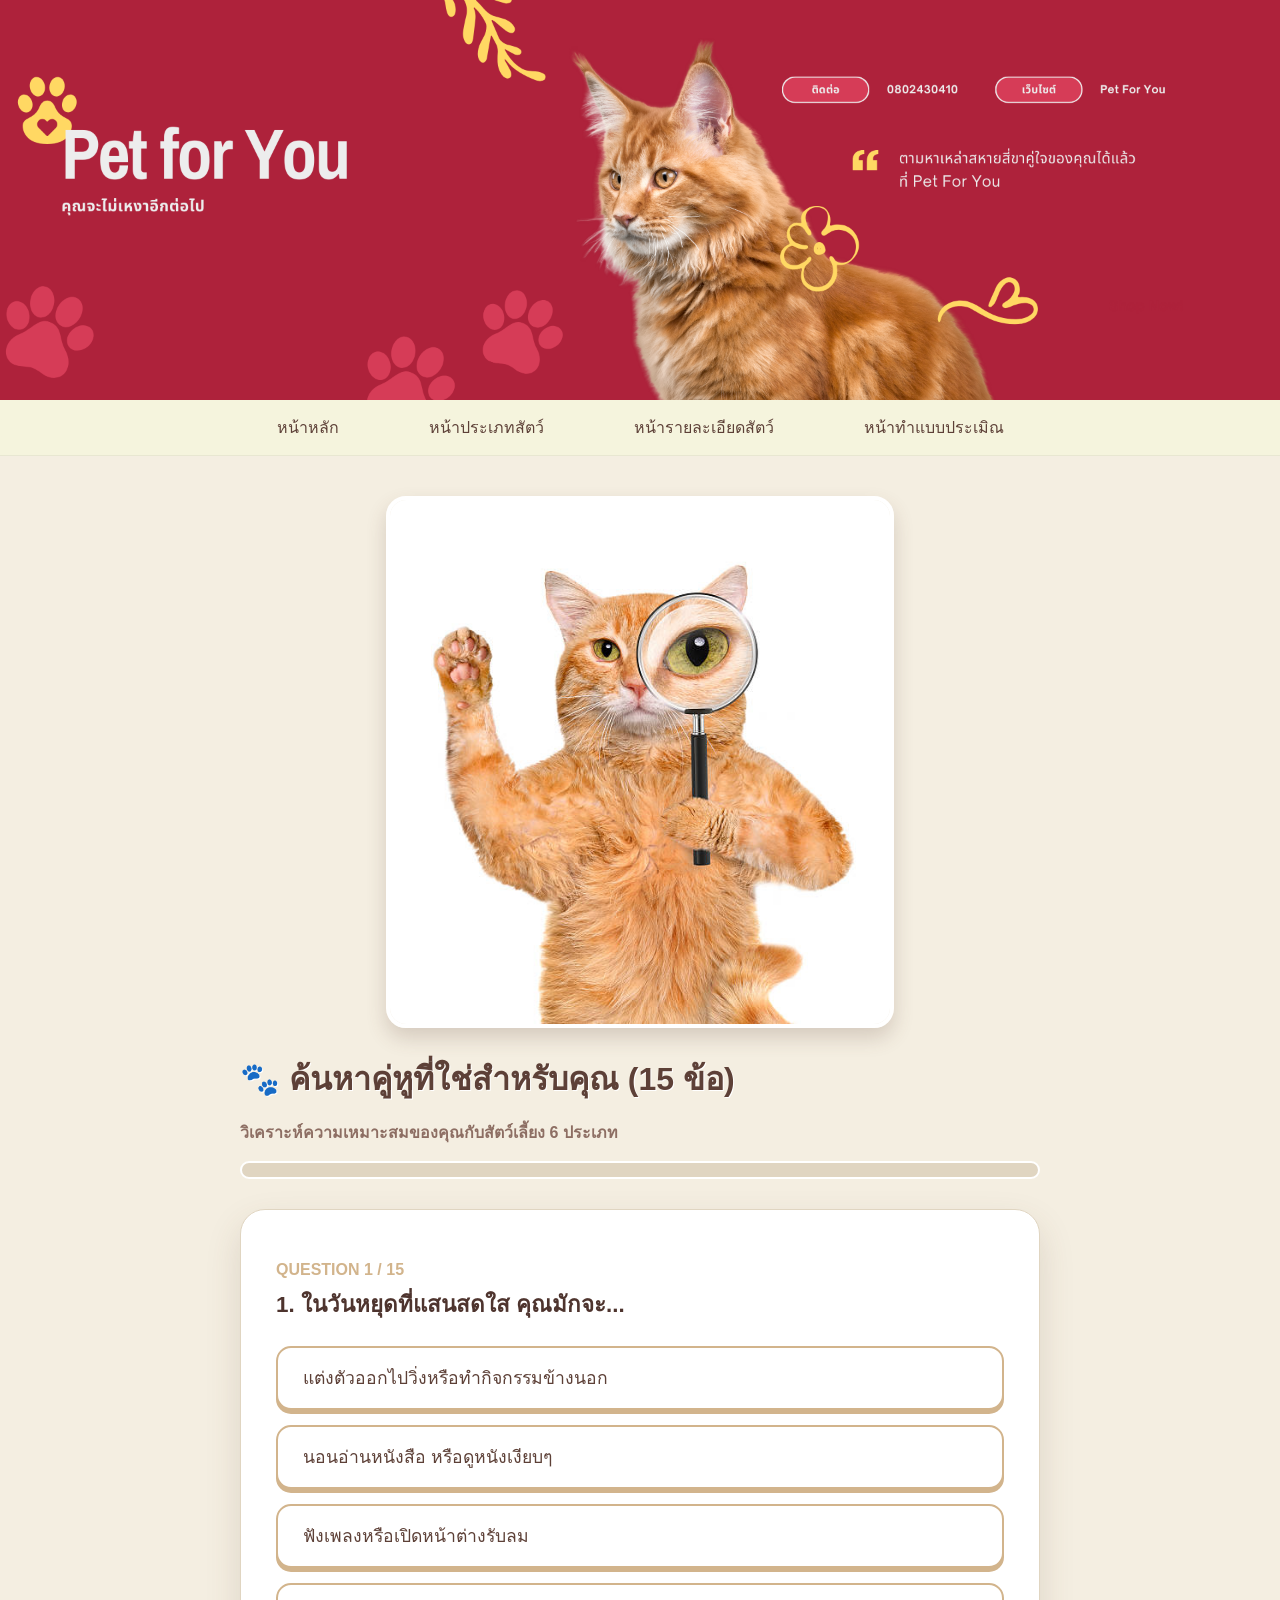
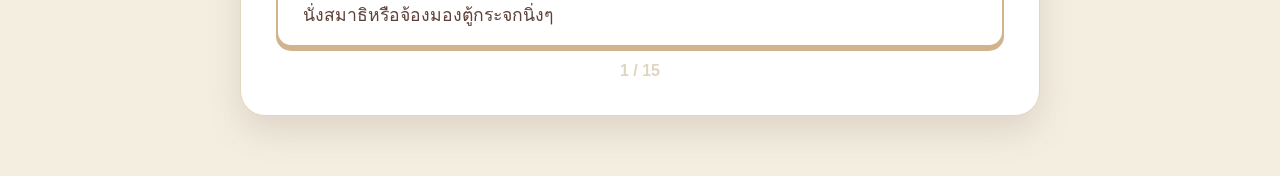
<file: p3.html>
<!DOCTYPE html>
<html lang="en">
<head>
    <meta charset="UTF-8">
    <meta name="viewport" content="width=device-width, initial-scale=1.0">
    <title>แบบประเมิน - Pet For You</title>
    <link rel="stylesheet" type="text/css" href="styles.css">
    <style>
        body { 
            background-color: #f4eee1; 
            background-image: radial-gradient(#d2b48c 0.5px, transparent 0.5px);
            background-size: 20px 20px;
            font-family: 'Kanit', sans-serif; 
            color: #5d4037; 
        }

        .quiz-container { max-width: 800px; margin: 0 auto; padding: 40px 20px; }
        
        .guide-image-container { text-align: center; margin-bottom: 20px; }
        .guide-image-container img { 
            width: 100%; 
            max-width: 500px; 
            border-radius: 20px; 
            box-shadow: 0 10px 20px rgba(93, 64, 55, 0.2); 
            border: 4px solid #fff;
        }

        .quiz-header h1 {
            color: #5d4037;
            text-shadow: 1px 1px 0px #fff;
            margin-bottom: 15px;
        }
        
        .question-card {
            background: #ffffff;
            padding: 35px;
            border-radius: 25px;
            margin-bottom: 20px;
            box-shadow: 0 15px 35px rgba(93, 64, 55, 0.15); 
            border: 1px solid #e0d5c1;
            display: none;
            position: relative;
        }
        .question-card.active { display: block; animation: slideUp 0.4s ease-out; }

        .question-text { 
            font-size: 1.4em; 
            font-weight: bold; 
            margin-bottom: 25px; 
            color: #4e342e;
            line-height: 1.4;
        }
        
        .choice-btn {
            display: block;
            width: 100%;
            padding: 16px 25px;
            margin-bottom: 15px;
            background: #fff;
            border: 2px solid #d2b48c;
            border-radius: 15px;
            text-align: left;
            font-size: 1.1em;
            font-weight: 500;
            color: #5d4037;
            cursor: pointer;
            transition: all 0.2s ease;
            box-shadow: 0 4px 0px #d2b48c;
        }

        .choice-btn:hover { 
            background: #fdf5e6;
            transform: translateY(-2px);
            box-shadow: 0 6px 0px #b5966d;
        }

        .choice-btn:active {
            transform: translateY(2px);
            box-shadow: 0 0px 0px #b5966d;
        }

        .progress-bar { 
            height: 14px; 
            background: #e0d5c1; 
            border-radius: 10px; 
            margin-bottom: 30px; 
            overflow: hidden; 
            border: 2px solid #fff;
        }
        .progress-fill { 
            height: 100%; 
            background: linear-gradient(90deg, #d2b48c, #8d6e63); 
            width: 0%; 
            transition: 0.5s; 
        }

        .result-box {
            display: none;
            text-align: center;
            background: white;
            padding: 50px;
            border-radius: 35px;
            box-shadow: 0 25px 60px rgba(0,0,0,0.2);
            border: 3px solid #d2b48c;
        }
        .result-box h1 { font-size: 2.5em; margin-top: 10px; }
        .result-box img { 
            width: 100%; 
            max-width: 450px; 
            border-radius: 25px; 
            margin: 25px 0; 
            border: 5px solid #f4eee1;
        }
        
        @keyframes slideUp { 
            from { opacity: 0; transform: translateY(20px); } 
            to { opacity: 1; transform: translateY(0); } 
        }
        
        .btn-link { 
            display: inline-block; 
            padding: 15px 40px; 
            background: #5d4037; 
            color: white; 
            text-decoration: none; 
            border-radius: 50px; 
            font-weight: bold; 
            font-size: 1.1em;
            box-shadow: 0 5px 15px rgba(0,0,0,0.2);
            transition: 0.3s;
        }
        .btn-link:hover { background: #8d6e63; transform: scale(1.05); }
    </style>
</head>
<body>
    <div class="banner"><img src="banner1.png" width="100%"></div>

    <div class="menu">
        <ul>
            <li><a href="index.html">หน้าหลัก</a></li>
            <li><a href="p1.html">หน้าประเภทสัตว์</a></li> 
            <li><a href="p2.html">หน้ารายละเอียดสัตว์</a></li>
            <li><a href="p3.html">หน้าทำแบบประเมิณ</a></li>
        </ul>
    </div>

    <div class="quiz-container">
        <div class="guide-image-container"><img src="pet-selection-guide.jpg"></div>

        <div id="quiz-ui">
            <div class="quiz-header">
                <h1>🐾 ค้นหาคู่หูที่ใช่สำหรับคุณ (15 ข้อ)</h1>
                <p style="color: #8d6e63; font-weight: bold;">วิเคราะห์ความเหมาะสมของคุณกับสัตว์เลี้ยง 6 ประเภท</p>
                <div class="progress-bar"><div id="progress" class="progress-fill"></div></div>
            </div>

            <div id="question-area"></div>
        </div>

        <div id="result-area" class="result-box"></div>
    </div>

    <script>
        const questions = [
            { q: "1. ในวันหยุดที่แสนสดใส คุณมักจะ...", options: ["แต่งตัวออกไปวิ่งหรือทำกิจกรรมข้างนอก", "นอนอ่านหนังสือ หรือดูหนังเงียบๆ", "ฟังเพลงหรือเปิดหน้าต่างรับลม", "นั่งสมาธิหรือจ้องมองตู้กระจกนิ่งๆ"], types: ["dog", "cat", "bird", "fish"] },
            { q: "2. คุณมีเวลาว่างให้สัตว์เลี้ยงมากแค่ไหนต่อวัน?", options: ["มากกว่า 3 ชั่วโมง", "1-2 ชั่วโมง", "30 นาทีถึง 1 ชั่วโมง", "แทบไม่มีเลย แค่ให้อาหารก็พอ"], types: ["dog", "bird", "small", "fish"] },
            { q: "3. สถานที่พักของคุณตอนนี้เป็นอย่างไร?", options: ["บ้านกว้างขวาง มีสนามหญ้า", "คอนโดหรืออพาร์ทเมนต์", "ห้องนอนที่มีพื้นที่วางกรงเล็กๆ", "พื้นที่จำกัดแต่จัดวางตู้สวยๆ ได้"], types: ["dog", "cat", "small", "fish"] },
            { q: "4. คุณรับมือกับเสียงรบกวนได้แค่ไหน?", options: ["รับได้! ชอบความสนุกและคึกคัก", "ขอความสงบ อย่าส่งเสียงดังเกินไป", "ชอบเสียงนกร้องทักทายแจ่มใส", "ชอบความเงียบ สงบ นิ่งที่สุด"], types: ["dog", "cat", "bird", "fish"] },
            { q: "5. คุณเป็นคนดูแลเรื่องความสะอาดบ่อยแค่ไหน?", options: ["ดูแลได้ตลอด ไม่เกี่ยงงานหนัก", "ทำสัปดาห์ละครั้ง เน้นความเป็นระเบียบ", "เน้นดูแลระบบน้ำและอากาศให้เป๊ะ", "นานๆ ทำที เน้นเลี้ยงแบบธรรมชาติ"], types: ["dog", "small", "fish", "exotic"] },
            { q: "6. นิสัยสัตว์เลี้ยงแบบไหนที่คุณ 'แพ้ทาง' ?", options: ["ความซื่อสัตย์ ร่าเริง ขี้อ้อน", "ความนิ่ง มีเสน่ห์ ลึกลับ", "ความช่างพูด ช่างเจรจา แสนรู้", "ความเท่ ไม่ซ้ำใคร มีเอกลักษณ์"], types: ["dog", "cat", "bird", "exotic"] },
            { q: "7. เรื่องงบประมาณดูแลรายเดือน?", options: ["จัดเต็ม! เพื่อความสุขของลูกๆ", "ระดับกลางๆ เน้นของมีคุณภาพ", "ประหยัดและคุ้มค่าที่สุด", "ลงทุนกับอุปกรณ์ครั้งแรกหนักๆ"], types: ["dog", "cat", "small", "fish"] },
            { q: "8. คุณอยากพาสัตว์เลี้ยงไปเปิดหูเปิดตาไหม?", options: ["แน่นอน! ต้องไปเที่ยวด้วยกันสิ", "พาไปเดินเล่นแถวบ้านพอไหว", "ให้อยู่ในกรง/พื้นที่ของเขาปลอดภัยกว่า", "เขาชอบอยู่ในตู้ส่วนตัวที่สุด"], types: ["dog", "bird", "small", "fish"] },
            { q: "9. พลังงานของคุณในแต่ละวันเป็นอย่างไร?", options: ["ล้นเหลือ พร้อมลุยทุกสถานการณ์", "ปานกลาง ชอบความเรื่อยๆ", "เหนื่อยง่าย ขอพักผ่อนเยอะๆ", "คงที่ ชอบสมาธิและความสงบ"], types: ["dog", "bird", "cat", "fish"] },
            { q: "10. คุณกลัวสัตว์ที่ไม่มีขนหรือมีเกล็ดไหม?", options: ["กลัวมาก ขอนุ่มฟูไว้ก่อน", "ไม่กลัวเลย เท่ดีออก", "เฉยๆ ถ้าสวยงามก็โอเค", "ชอบลูบคลำผิวหนังที่แตกต่าง"], types: ["dog", "exotic", "fish", "exotic"] },
            { q: "11. คุณต้องการการตอบสนองแบบไหนจากสัตว์?", options: ["วิ่งมาหาทันทีที่เรียกชื่อ", "เดินมาคลอเคลียเมื่อเขาต้องการ", "ส่งเสียงร้องทักทายทุกครั้งที่เห็น", "อยู่นิ่งๆ ให้เราชื่นชมความสวยงาม"], types: ["dog", "cat", "bird", "fish"] },
            { q: "12. คุณมีความอดทนในการฝึกฝนแค่ไหน?", options: ["สูงมาก อยากสอนทริคยากๆ", "ปานกลาง สอนพื้นฐานได้", "น้อย ชอบสัตว์ที่เป็นตัวของตัวเอง", "ไม่มีเลย ชอบแค่นั่งดูเฉยๆ"], types: ["dog", "bird", "cat", "fish"] },
            { q: "13. การสัมผัสสัตว์เลี้ยงสำคัญกับคุณไหม?", options: ["สำคัญมาก ต้องกอดต้องหอมได้", "ชอบลูบเบาๆ บางเวลา", "ไม่ค่อยสำคัญ แค่ได้อยู่ใกล้ๆ ก็พอ", "ไม่เน้นสัมผัส เน้นการสังเกต"], types: ["dog", "cat", "small", "fish"] },
            { q: "14. คุณแพ้ขนสัตว์หรือไม่?", options: ["ไม่แพ้เลย", "แพ้นิดหน่อย", "แพ้มาก ขอแบบไม่มีขน", "ไม่แน่ใจแต่ขอเลี่ยงไว้ก่อน"], types: ["dog", "small", "fish", "exotic"] },
            { q: "15. คุณพร้อมจะรับผิดชอบชีวิตเขาไปนานๆ ไหม?", options: ["พร้อมมาก! เขาคือครอบครัว", "พร้อมตราบเท่าที่เขายังอยู่", "อยากลองเลี้ยงดูในระยะสั้นก่อน", "พร้อมจะศึกษาพฤติกรรมยาวๆ"], types: ["dog", "cat", "small", "exotic"] }
        ];

        let currentQuestion = 0;
        let scores = { dog: 0, cat: 0, small: 0, exotic: 0, bird: 0, fish: 0 };

        function renderQuestion() {
            const area = document.getElementById('question-area');
            const q = questions[currentQuestion];
            const progress = ((currentQuestion) / questions.length) * 100;
            document.getElementById('progress').style.width = progress + "%";

            area.innerHTML = `
                <div class="question-card active">
                    <p style="color:#d2b48c; font-weight:bold; margin-bottom:10px;">QUESTION ${currentQuestion + 1} / 15</p>
                    <div class="question-text">${q.q}</div>
                    ${q.options.map((opt, i) => `
                        <button class="choice-btn" onclick="nextQuestion('${q.types[i]}')">${opt}</button>
                    `).join('')}
                    <div style="text-align:center; margin-top:15px; font-weight:bold; color:#e0d5c1;">${currentQuestion + 1} / 15</div>
                </div>
            `;
        }

        function nextQuestion(type) {
            scores[type]++;
            currentQuestion++;
            if (currentQuestion < questions.length) {
                renderQuestion();
            } else {
                showFinalResult();
            }
        }

        function showFinalResult() {
            document.getElementById('quiz-ui').style.display = 'none';
            document.querySelector('.guide-image-container').style.display = 'none';
            const resultArea = document.getElementById('result-area');
            resultArea.style.display = 'block';

            const winner = Object.keys(scores).reduce((a, b) => scores[a] > scores[b] ? a : b);
            
            const results = {
                dog: { title: "🐶 สุนัข (The Best Partner)", img: "dog_thumb.jpg", txt: "คุณเป็นคนสดใส พลังล้นเหลือ! สุนัขคือคู่หูที่พร้อมจะลุยไปกับคุณทุกสถานการณ์", link: "p2.html#dog" },
                cat: { title: "🐱 แมว (The Independent Soul)", img: "cat_thumb.jpg", txt: "คุณรักความสงบและมีสไตล์ส่วนตัว แมวจะช่วยเติมเต็มความอบอุ่นให้บ้านคุณได้ดีที่สุด", link: "p2.html#cat" },
                small: { title: "🐹 สัตว์เล็ก (The Sweet Buddy)", img: "rodent_thumb.jpg", txt: "คุณชอบความน่ารักเรียบง่ายในมุมเล็กๆ สัตว์ฟันแทะตัวน้อยคือเพื่อนที่จะทำให้คุณยิ้มได้เสมอ", link: "p2.html#small" },
                exotic: { title: "🦎 สัตว์แปลก (The Unique Master)", img: "exotic_thumb.jpg", txt: "คุณชอบการเรียนรู้และมีความใจเย็น สัตว์แปลกจะทำให้คุณตื่นเต้นกับความมหัศจรรย์ของธรรมชาติ", link: "p2.html#exotic" },
                bird: { title: "🦜 นก (The Joyful Friend)", img: "bird_thumb.jpg", txt: "คุณชอบความร่าเริงและเสียงเพลง นกแสนรู้คือเพื่อนช่างเจรจาที่จะทำให้บ้านคุณไม่เงียบเหงา", link: "p2.html#bird" },
                fish: { title: "🐠 ปลา (The Peaceful Soul)", img: "fish_thumb.jpg", txt: "คุณรักความสงบและสุนทรียภาพ ปลาสวยงามจะช่วยบำบัดความเครียดและสร้างความผ่อนคลายให้คุณ", link: "p2.html#fish" }
            };

            const final = results[winner];
            resultArea.innerHTML = `
                <p style="font-weight:bold; color:#d2b48c; letter-spacing:2px;">CONGRATULATIONS</p>
                <h1 style="color:#5d4037;">${final.title}</h1>
                <img src="${final.img}" onerror="this.src='https://via.placeholder.com/450x300?text=Pet+Result'">
                <p style="font-size:1.2em; line-height:1.6; color:#666; padding:0 20px;">${final.txt}</p>
                <a href="${final.link}" class="btn-link">ดูรายละเอียดการดูแล</a>
                <br><br><a href="p3.html" style="text-decoration:none; color:#d2b48c; font-weight:bold;">↺ ทำแบบทดสอบอีกครั้ง</a>
            `;
        }

        renderQuestion();
    </script>
</body>
</html>
</file>
<file: styles.css>
body {
    margin: 0;
    padding: 0;
    font-family: 'Kanit', sans-serif;
    background-color: #F5F5DC; 
}


.banner {
    width: 100%;
    overflow: hidden;
}

.banner img {
    display: block;
    width: 100%;
    height: 400px;
    object-fit: cover;
    object-position: center;
}


.menu {
    position: sticky;
    top: 0;
    z-index: 1000;
    width: 100%; 
    background: rgba(245, 245, 220, 0.8); 
    backdrop-filter: blur(15px);
    border-bottom: 1px solid rgba(0, 0, 0, 0.05);
}

.menu ul {
    list-style: none;
    margin: 0;
    padding: 15px 0;
    display: flex;
    justify-content: center;
}

.menu li {
    margin: 0 20px;
}

.menu a {
    text-decoration: none;
    color: #5D4037;
    font-weight: 500;
    padding: 10px 25px;
    border-radius: 25px; 
    transition: 0.3s;
}

.menu a:hover {
    background: #D2B48C; 
    color: white;
}

.content {
    width: 100%; 
    min-height: 80vh;
}

.main-text {
    max-width: 1200px; 
    margin: 0 auto;
    padding: 50px 20px;
}


.footer {
    width: 100%;
    margin-top: 50px;
}

.footer img {
    width: 100%;
    display: block;
    height: auto; 
}
</file>
